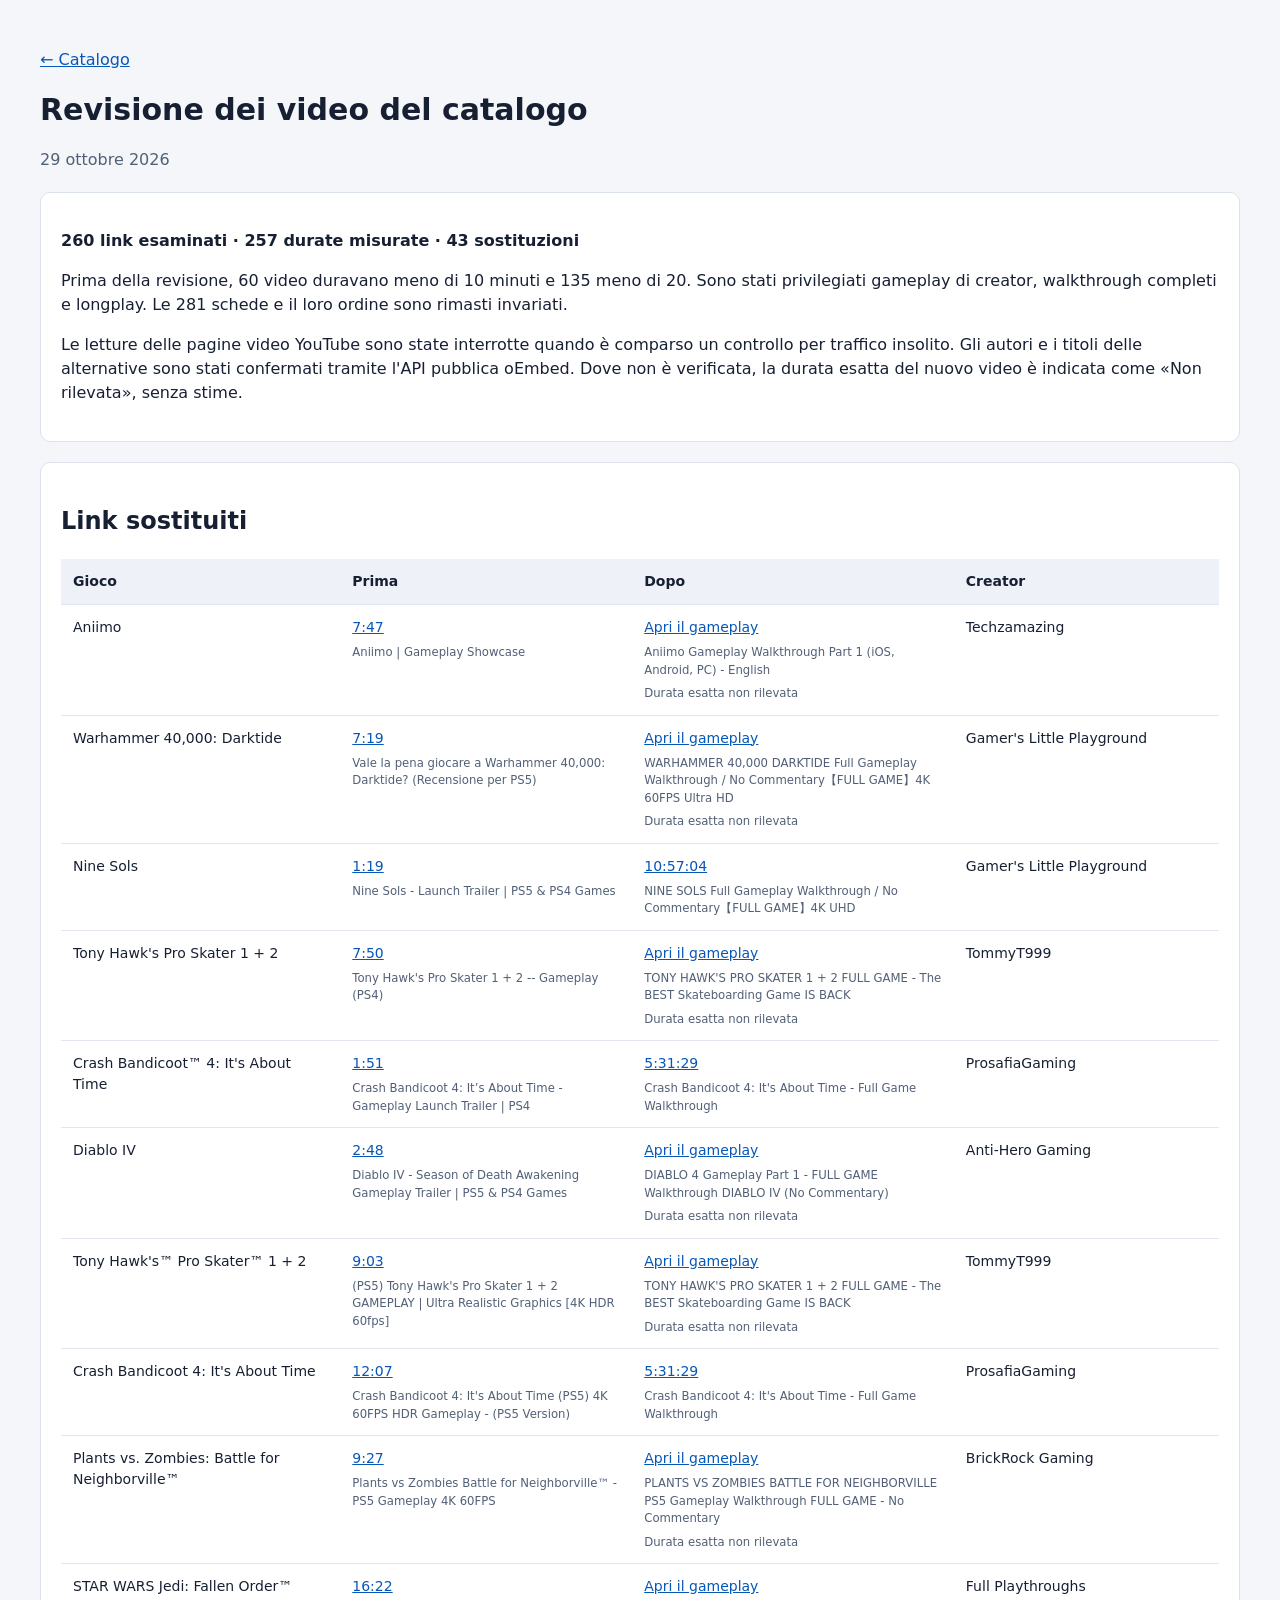
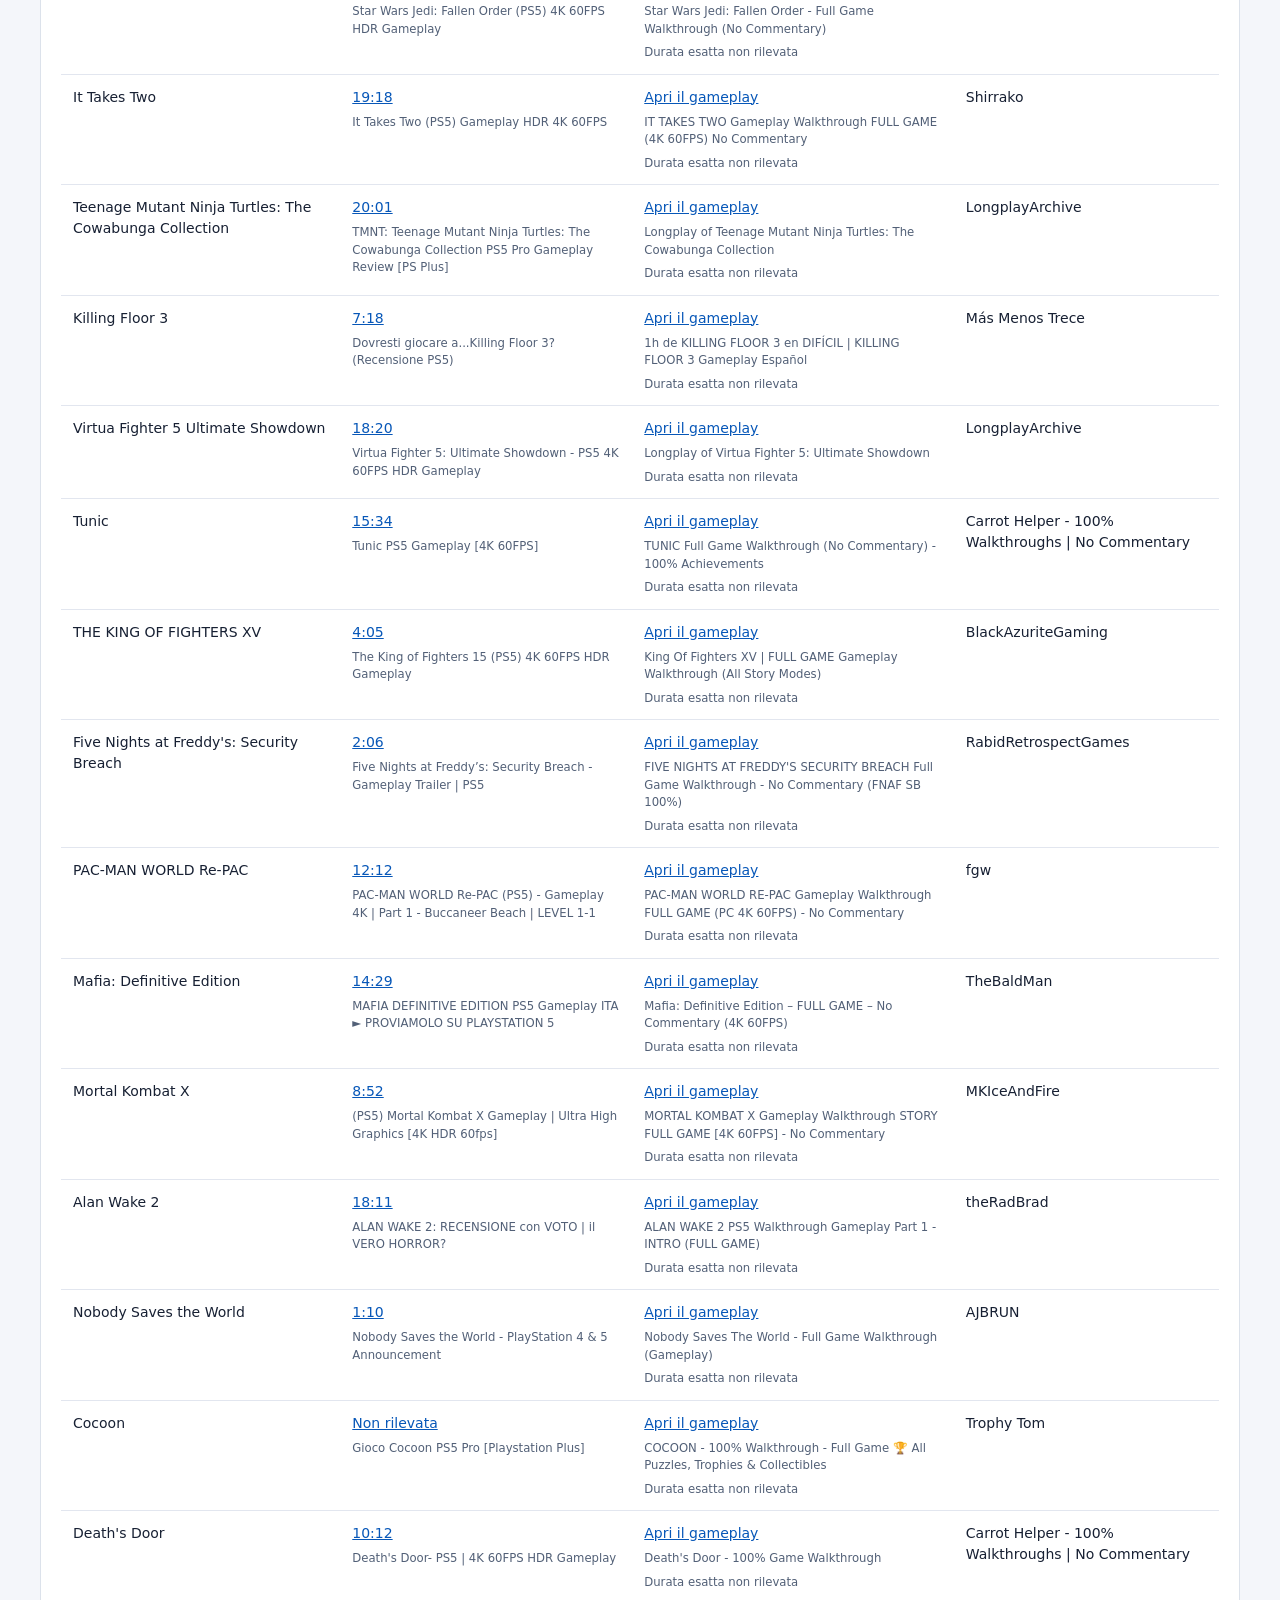
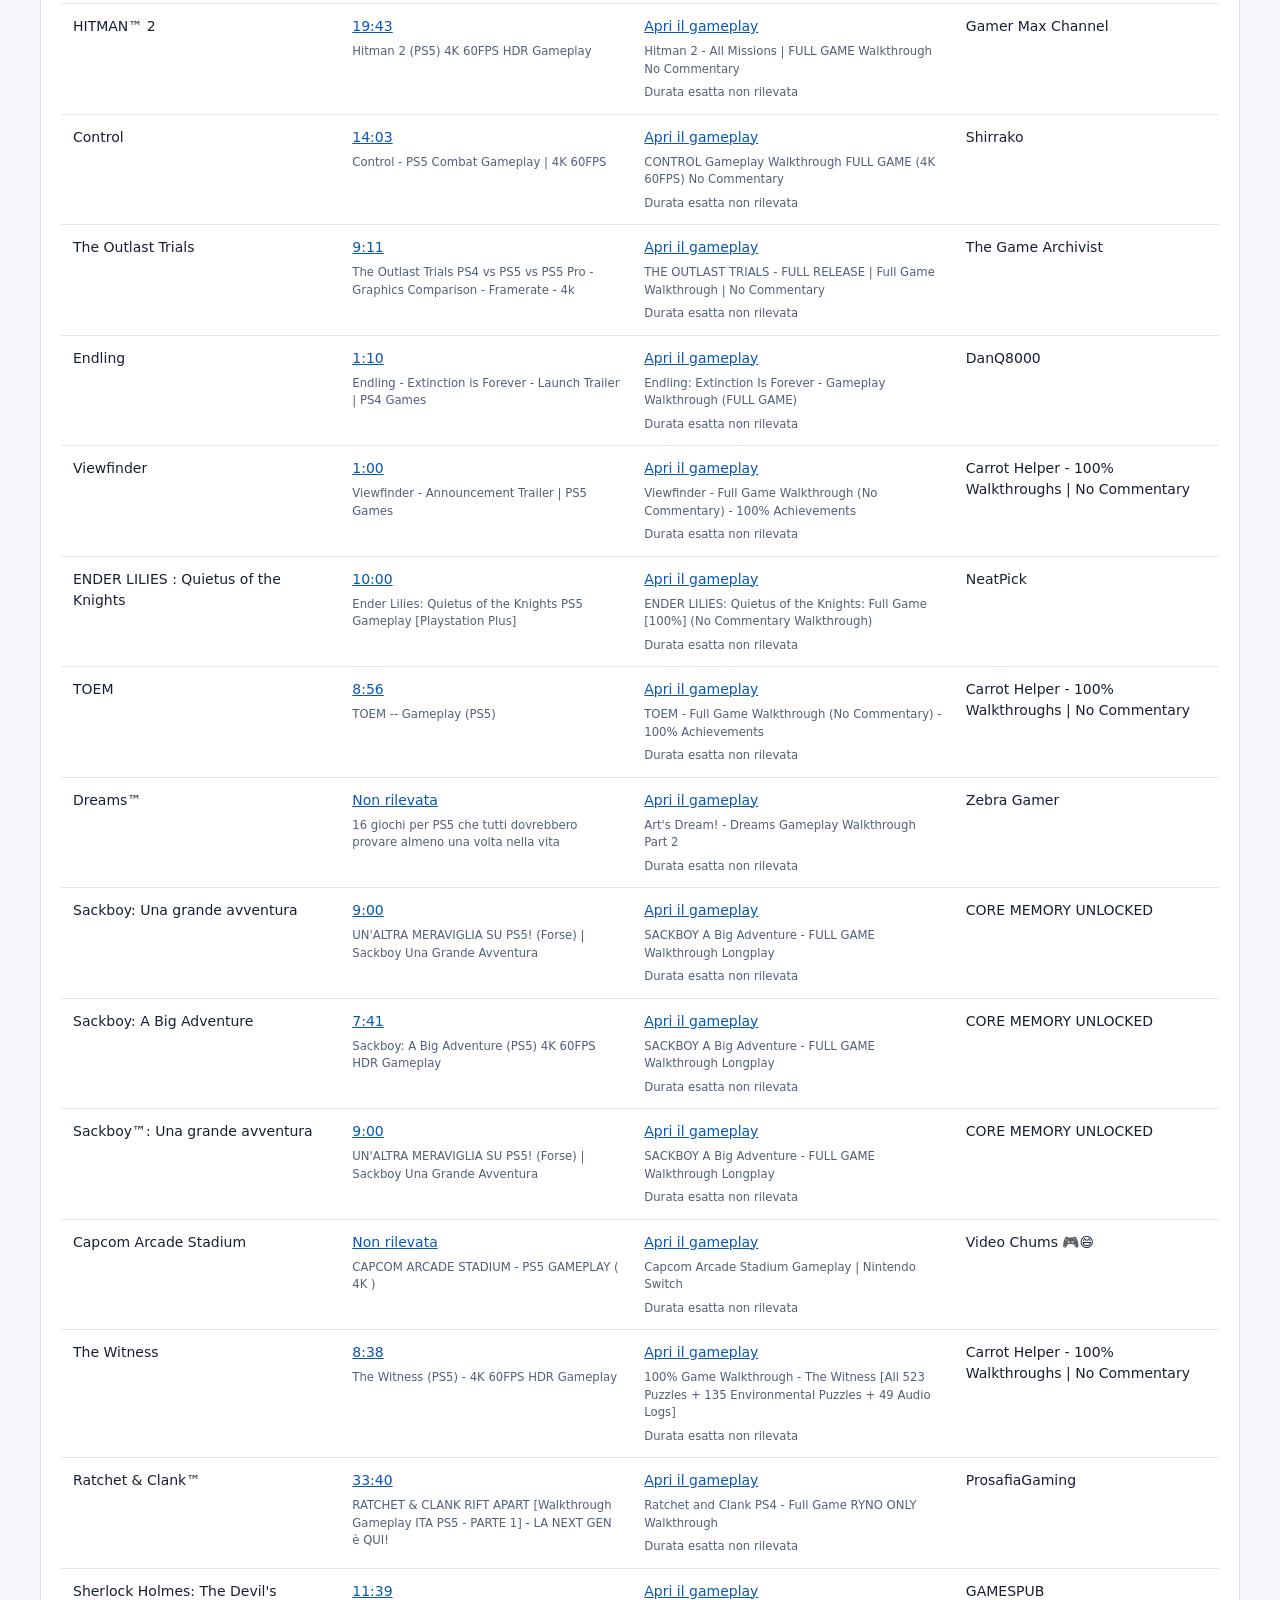
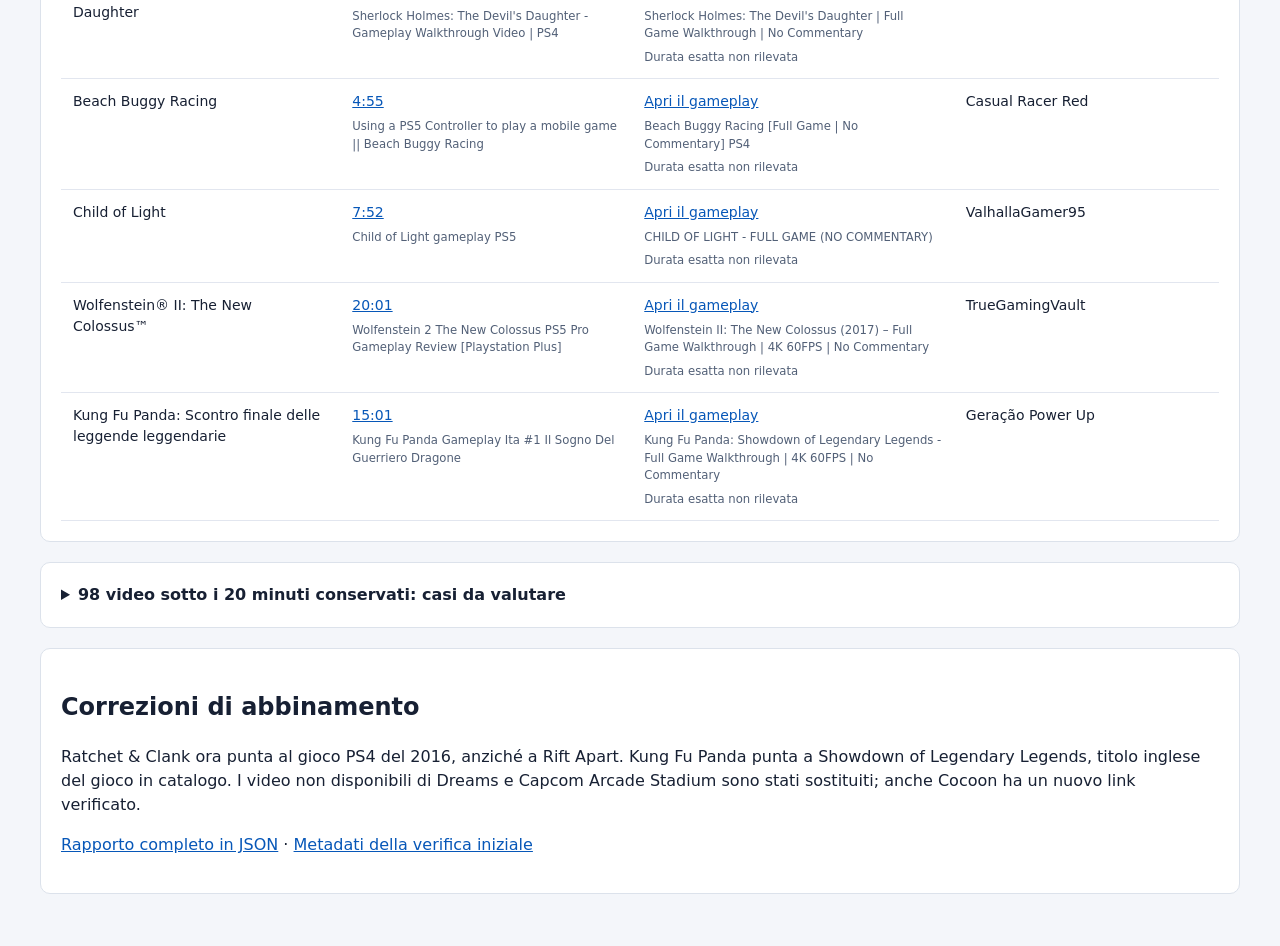
<file: reports/video-review.html>
<!doctype html>
<html lang="it"><head><meta charset="utf-8"><meta name="viewport" content="width=device-width,initial-scale=1"><title>Revisione video del catalogo — 29 ottobre 2026</title><style>
body{font:16px/1.5 system-ui,sans-serif;color:#172033;background:#f4f6fa;margin:0}main{max-width:1200px;margin:auto;padding:32px 20px}h1{font-size:30px;line-height:1.2}a{color:#0757b8}section,details{background:white;padding:20px;border:1px solid #dce2eb;border-radius:10px;margin:20px 0}.table-wrap{overflow:auto}table{border-collapse:collapse;width:100%;font-size:14px}th,td{padding:12px;text-align:left;border-bottom:1px solid #e2e6ef;vertical-align:top}th{background:#eef2f8}th:first-child{min-width:170px}td small{display:block;color:#526077;margin-top:6px}summary{font-weight:600;cursor:pointer}.muted{color:#526077}
</style></head><body><main><p><a href="../index.html" target="_blank" rel="noopener">← Catalogo</a></p><h1>Revisione dei video del catalogo</h1><p class="muted">29 ottobre 2026</p>
<section><p><strong>260 link esaminati · 257 durate misurate · 43 sostituzioni</strong></p><p>Prima della revisione, 60 video duravano meno di 10 minuti e 135 meno di 20. Sono stati privilegiati gameplay di creator, walkthrough completi e longplay. Le 281 schede e il loro ordine sono rimasti invariati.</p><p>Le letture delle pagine video YouTube sono state interrotte quando è comparso un controllo per traffico insolito. Gli autori e i titoli delle alternative sono stati confermati tramite l'API pubblica oEmbed. Dove non è verificata, la durata esatta del nuovo video è indicata come «Non rilevata», senza stime.</p></section>
<section><h2>Link sostituiti</h2><div class="table-wrap"><table><thead><tr><th>Gioco</th><th>Prima</th><th>Dopo</th><th>Creator</th></tr></thead><tbody><tr><td>Aniimo</td><td><a href="https://www.youtube.com/watch?v=XHPS09hP7m4" target="_blank" rel="noopener">7:47</a><small>Aniimo | Gameplay Showcase</small></td><td><a href="https://www.youtube.com/watch?v=I6GYOKjVCMQ" target="_blank" rel="noopener">Apri il gameplay</a><small>Aniimo Gameplay Walkthrough Part 1 (iOS, Android, PC) - English</small><small>Durata esatta non rilevata</small></td><td>Techzamazing</td></tr><tr><td>Warhammer 40,000: Darktide</td><td><a href="https://www.youtube.com/watch?v=K6ULV1QBTd8" target="_blank" rel="noopener">7:19</a><small>Vale la pena giocare a Warhammer 40,000: Darktide? (Recensione per PS5)</small></td><td><a href="https://www.youtube.com/watch?v=-V_r-jXHslc" target="_blank" rel="noopener">Apri il gameplay</a><small>WARHAMMER 40,000 DARKTIDE Full Gameplay Walkthrough / No Commentary【FULL GAME】4K 60FPS Ultra HD</small><small>Durata esatta non rilevata</small></td><td>Gamer&#39;s Little Playground</td></tr><tr><td>Nine Sols</td><td><a href="https://www.youtube.com/watch?v=8AXi3ZZ6VS4" target="_blank" rel="noopener">1:19</a><small>Nine Sols - Launch Trailer | PS5 &amp; PS4 Games</small></td><td><a href="https://www.youtube.com/watch?v=vv9vNhosRfg" target="_blank" rel="noopener">10:57:04</a><small>NINE SOLS Full Gameplay Walkthrough / No Commentary【FULL GAME】4K UHD</small></td><td>Gamer&#39;s Little Playground</td></tr><tr><td>Tony Hawk&#39;s Pro Skater 1 + 2</td><td><a href="https://www.youtube.com/watch?v=-S76AHhBHKA" target="_blank" rel="noopener">7:50</a><small>Tony Hawk&#39;s Pro Skater 1 + 2 -- Gameplay (PS4)</small></td><td><a href="https://www.youtube.com/watch?v=QWDvJQhkB0M" target="_blank" rel="noopener">Apri il gameplay</a><small>TONY HAWK&#39;S PRO SKATER 1 + 2 FULL GAME - The BEST Skateboarding Game IS BACK</small><small>Durata esatta non rilevata</small></td><td>TommyT999</td></tr><tr><td>Crash Bandicoot™ 4: It&#39;s About Time</td><td><a href="https://www.youtube.com/watch?v=375dqL15O9E" target="_blank" rel="noopener">1:51</a><small>Crash Bandicoot 4: It’s About Time - Gameplay Launch Trailer | PS4</small></td><td><a href="https://www.youtube.com/watch?v=KEFpXuZaszY" target="_blank" rel="noopener">5:31:29</a><small>Crash Bandicoot 4: It&#39;s About Time - Full Game Walkthrough</small></td><td>ProsafiaGaming</td></tr><tr><td>Diablo IV</td><td><a href="https://www.youtube.com/watch?v=kVP7x8gu_bY" target="_blank" rel="noopener">2:48</a><small>Diablo IV - Season of Death Awakening Gameplay Trailer | PS5 &amp; PS4 Games</small></td><td><a href="https://www.youtube.com/watch?v=VzR-35O5YbA" target="_blank" rel="noopener">Apri il gameplay</a><small>DIABLO 4 Gameplay Part 1 - FULL GAME Walkthrough DIABLO IV (No Commentary)</small><small>Durata esatta non rilevata</small></td><td>Anti-Hero Gaming</td></tr><tr><td>Tony Hawk&#39;s™ Pro Skater™ 1 + 2</td><td><a href="https://www.youtube.com/watch?v=DlMJfEbxHTI" target="_blank" rel="noopener">9:03</a><small>(PS5) Tony Hawk&#39;s Pro Skater 1 + 2 GAMEPLAY | Ultra Realistic Graphics  [4K HDR 60fps]</small></td><td><a href="https://www.youtube.com/watch?v=QWDvJQhkB0M" target="_blank" rel="noopener">Apri il gameplay</a><small>TONY HAWK&#39;S PRO SKATER 1 + 2 FULL GAME - The BEST Skateboarding Game IS BACK</small><small>Durata esatta non rilevata</small></td><td>TommyT999</td></tr><tr><td>Crash Bandicoot 4: It&#39;s About Time</td><td><a href="https://www.youtube.com/watch?v=Tf-aqCnu4Jw" target="_blank" rel="noopener">12:07</a><small>Crash Bandicoot 4: It&#39;s About Time (PS5) 4K 60FPS HDR Gameplay - (PS5 Version)</small></td><td><a href="https://www.youtube.com/watch?v=KEFpXuZaszY" target="_blank" rel="noopener">5:31:29</a><small>Crash Bandicoot 4: It&#39;s About Time - Full Game Walkthrough</small></td><td>ProsafiaGaming</td></tr><tr><td>Plants vs. Zombies: Battle for Neighborville™</td><td><a href="https://www.youtube.com/watch?v=ZvuoJwU7JIU" target="_blank" rel="noopener">9:27</a><small>Plants vs  Zombies  Battle for Neighborville™ - PS5 Gameplay 4K 60FPS</small></td><td><a href="https://www.youtube.com/watch?v=YTLMEMFZeDw" target="_blank" rel="noopener">Apri il gameplay</a><small>PLANTS VS ZOMBIES BATTLE FOR NEIGHBORVILLE PS5 Gameplay Walkthrough FULL GAME - No Commentary</small><small>Durata esatta non rilevata</small></td><td>BrickRock Gaming</td></tr><tr><td>STAR WARS Jedi: Fallen Order™</td><td><a href="https://www.youtube.com/watch?v=C-tIJPaFF1I" target="_blank" rel="noopener">16:22</a><small>Star Wars Jedi: Fallen Order (PS5) 4K 60FPS HDR Gameplay</small></td><td><a href="https://www.youtube.com/watch?v=en94jWUW_OE" target="_blank" rel="noopener">Apri il gameplay</a><small>Star Wars Jedi: Fallen Order - Full Game Walkthrough (No Commentary)</small><small>Durata esatta non rilevata</small></td><td>Full Playthroughs</td></tr><tr><td>It Takes Two</td><td><a href="https://www.youtube.com/watch?v=sW-lpUtSGdo" target="_blank" rel="noopener">19:18</a><small>It Takes Two (PS5) Gameplay HDR 4K 60FPS</small></td><td><a href="https://www.youtube.com/watch?v=11r97sZEIZQ" target="_blank" rel="noopener">Apri il gameplay</a><small>IT TAKES TWO Gameplay Walkthrough FULL GAME (4K 60FPS) No Commentary</small><small>Durata esatta non rilevata</small></td><td>Shirrako</td></tr><tr><td>Teenage Mutant Ninja Turtles: The Cowabunga Collection</td><td><a href="https://www.youtube.com/watch?v=f9gWBS_miCo" target="_blank" rel="noopener">20:01</a><small>TMNT: Teenage Mutant Ninja Turtles: The Cowabunga Collection PS5 Pro Gameplay Review [PS Plus]</small></td><td><a href="https://www.youtube.com/watch?v=5GY2y4FABS8" target="_blank" rel="noopener">Apri il gameplay</a><small>Longplay of Teenage Mutant Ninja Turtles: The Cowabunga Collection</small><small>Durata esatta non rilevata</small></td><td>LongplayArchive</td></tr><tr><td>Killing Floor 3</td><td><a href="https://www.youtube.com/watch?v=czgEZ2987BE" target="_blank" rel="noopener">7:18</a><small>Dovresti giocare a...Killing Floor 3? (Recensione PS5)</small></td><td><a href="https://www.youtube.com/watch?v=QR5NddYc7HU" target="_blank" rel="noopener">Apri il gameplay</a><small>1h de KILLING FLOOR 3 en DIFÍCIL | KILLING FLOOR 3 Gameplay Español</small><small>Durata esatta non rilevata</small></td><td>Más Menos Trece</td></tr><tr><td>Virtua Fighter 5 Ultimate Showdown</td><td><a href="https://www.youtube.com/watch?v=0Wa0JFyz8dU" target="_blank" rel="noopener">18:20</a><small>Virtua Fighter 5: Ultimate Showdown - PS5 4K 60FPS HDR Gameplay</small></td><td><a href="https://www.youtube.com/watch?v=Ti4onO9q70s" target="_blank" rel="noopener">Apri il gameplay</a><small>Longplay of Virtua Fighter 5: Ultimate Showdown</small><small>Durata esatta non rilevata</small></td><td>LongplayArchive</td></tr><tr><td>Tunic</td><td><a href="https://www.youtube.com/watch?v=kfmqY9DwEfA" target="_blank" rel="noopener">15:34</a><small>Tunic PS5 Gameplay [4K 60FPS]</small></td><td><a href="https://www.youtube.com/watch?v=7ozwLHxw33Q" target="_blank" rel="noopener">Apri il gameplay</a><small>TUNIC Full Game Walkthrough (No Commentary) - 100% Achievements</small><small>Durata esatta non rilevata</small></td><td>Carrot Helper - 100% Walkthroughs | No Commentary</td></tr><tr><td>THE KING OF FIGHTERS XV</td><td><a href="https://www.youtube.com/watch?v=_mN0eWHKduk" target="_blank" rel="noopener">4:05</a><small>The King of Fighters 15 (PS5) 4K 60FPS HDR Gameplay</small></td><td><a href="https://www.youtube.com/watch?v=CKn6EgrJdkM" target="_blank" rel="noopener">Apri il gameplay</a><small>King Of Fighters XV | FULL GAME Gameplay Walkthrough (All Story Modes)</small><small>Durata esatta non rilevata</small></td><td>BlackAzuriteGaming</td></tr><tr><td>Five Nights at Freddy&#39;s: Security Breach</td><td><a href="https://www.youtube.com/watch?v=BY9-jWQQHgw" target="_blank" rel="noopener">2:06</a><small>Five Nights at Freddy’s: Security Breach - Gameplay Trailer | PS5</small></td><td><a href="https://www.youtube.com/watch?v=ODZ6VQ1mdpk" target="_blank" rel="noopener">Apri il gameplay</a><small>FIVE NIGHTS AT FREDDY&#39;S SECURITY BREACH Full Game Walkthrough - No Commentary (FNAF SB 100%)</small><small>Durata esatta non rilevata</small></td><td>RabidRetrospectGames</td></tr><tr><td>PAC-MAN WORLD Re-PAC</td><td><a href="https://www.youtube.com/watch?v=p_EWPZjdDQc" target="_blank" rel="noopener">12:12</a><small>PAC-MAN WORLD Re-PAC (PS5) - Gameplay 4K | Part 1 - Buccaneer Beach | LEVEL 1-1</small></td><td><a href="https://www.youtube.com/watch?v=498Q8V39Beo" target="_blank" rel="noopener">Apri il gameplay</a><small>PAC-MAN WORLD RE-PAC Gameplay Walkthrough FULL GAME (PC 4K 60FPS) - No Commentary</small><small>Durata esatta non rilevata</small></td><td>fgw</td></tr><tr><td>Mafia: Definitive Edition</td><td><a href="https://www.youtube.com/watch?v=mmkXNpUpfeo" target="_blank" rel="noopener">14:29</a><small>MAFIA DEFINITIVE EDITION PS5 Gameplay ITA ► PROVIAMOLO SU PLAYSTATION 5</small></td><td><a href="https://www.youtube.com/watch?v=18DK7xd7DM0" target="_blank" rel="noopener">Apri il gameplay</a><small>Mafia: Definitive Edition – FULL GAME – No Commentary (4K 60FPS)</small><small>Durata esatta non rilevata</small></td><td>TheBaldMan</td></tr><tr><td>Mortal Kombat X</td><td><a href="https://www.youtube.com/watch?v=X0mkkCMScQc" target="_blank" rel="noopener">8:52</a><small>(PS5) Mortal Kombat X Gameplay | Ultra High Graphics [4K HDR 60fps]</small></td><td><a href="https://www.youtube.com/watch?v=tNE0a-O6jtg" target="_blank" rel="noopener">Apri il gameplay</a><small>MORTAL KOMBAT X Gameplay Walkthrough STORY FULL GAME [4K 60FPS] - No Commentary</small><small>Durata esatta non rilevata</small></td><td>MKIceAndFire</td></tr><tr><td>Alan Wake 2</td><td><a href="https://www.youtube.com/watch?v=rBOkM-8s_1Y" target="_blank" rel="noopener">18:11</a><small>ALAN WAKE 2: RECENSIONE con VOTO | il VERO HORROR?</small></td><td><a href="https://www.youtube.com/watch?v=A7lPTn_lSTk" target="_blank" rel="noopener">Apri il gameplay</a><small>ALAN WAKE 2 PS5 Walkthrough Gameplay Part 1 - INTRO (FULL GAME)</small><small>Durata esatta non rilevata</small></td><td>theRadBrad</td></tr><tr><td>Nobody Saves the World</td><td><a href="https://www.youtube.com/watch?v=4uG8BKgnh80" target="_blank" rel="noopener">1:10</a><small>Nobody Saves the World - PlayStation 4 &amp; 5 Announcement</small></td><td><a href="https://www.youtube.com/watch?v=M_ahkvCC7qQ" target="_blank" rel="noopener">Apri il gameplay</a><small>Nobody Saves The World - Full Game Walkthrough (Gameplay)</small><small>Durata esatta non rilevata</small></td><td>AJBRUN</td></tr><tr><td>Cocoon</td><td><a href="https://www.youtube.com/watch?v=rc4TZrGc3n0" target="_blank" rel="noopener">Non rilevata</a><small>Gioco Cocoon PS5 Pro [Playstation Plus]</small></td><td><a href="https://www.youtube.com/watch?v=ix6hYC7529k" target="_blank" rel="noopener">Apri il gameplay</a><small>COCOON - 100% Walkthrough - Full Game 🏆 All Puzzles, Trophies &amp; Collectibles</small><small>Durata esatta non rilevata</small></td><td>Trophy Tom</td></tr><tr><td>Death&#39;s Door</td><td><a href="https://www.youtube.com/watch?v=M2rlhXuuiXE" target="_blank" rel="noopener">10:12</a><small>Death&#39;s Door- PS5 | 4K 60FPS HDR Gameplay</small></td><td><a href="https://www.youtube.com/watch?v=cIRHzCPKQE4" target="_blank" rel="noopener">Apri il gameplay</a><small>Death&#39;s Door - 100% Game Walkthrough</small><small>Durata esatta non rilevata</small></td><td>Carrot Helper - 100% Walkthroughs | No Commentary</td></tr><tr><td>HITMAN™ 2</td><td><a href="https://www.youtube.com/watch?v=Ot4ly91AJXM" target="_blank" rel="noopener">19:43</a><small>Hitman 2 (PS5) 4K 60FPS HDR Gameplay</small></td><td><a href="https://www.youtube.com/watch?v=di9GuV2A-2w" target="_blank" rel="noopener">Apri il gameplay</a><small>Hitman 2 - All Missions | FULL GAME Walkthrough No Commentary</small><small>Durata esatta non rilevata</small></td><td>Gamer Max Channel</td></tr><tr><td>Control</td><td><a href="https://www.youtube.com/watch?v=PB6AhqOOOoU" target="_blank" rel="noopener">14:03</a><small>Control - PS5 Combat Gameplay | 4K 60FPS</small></td><td><a href="https://www.youtube.com/watch?v=5rzWHAv7Cu4" target="_blank" rel="noopener">Apri il gameplay</a><small>CONTROL Gameplay Walkthrough FULL GAME (4K 60FPS) No Commentary</small><small>Durata esatta non rilevata</small></td><td>Shirrako</td></tr><tr><td>The Outlast Trials</td><td><a href="https://www.youtube.com/watch?v=iNP4BAj7qr0" target="_blank" rel="noopener">9:11</a><small>The Outlast Trials PS4 vs PS5 vs PS5 Pro - Graphics Comparison - Framerate - 4k</small></td><td><a href="https://www.youtube.com/watch?v=CgI4ab_lLSQ" target="_blank" rel="noopener">Apri il gameplay</a><small>THE OUTLAST TRIALS - FULL RELEASE | Full Game Walkthrough | No Commentary</small><small>Durata esatta non rilevata</small></td><td>The Game Archivist</td></tr><tr><td>Endling</td><td><a href="https://www.youtube.com/watch?v=kiM2_XB_HZE" target="_blank" rel="noopener">1:10</a><small>Endling - Extinction is Forever - Launch Trailer | PS4 Games</small></td><td><a href="https://www.youtube.com/watch?v=-7p20rel4vM" target="_blank" rel="noopener">Apri il gameplay</a><small>Endling: Extinction Is Forever - Gameplay Walkthrough (FULL GAME)</small><small>Durata esatta non rilevata</small></td><td>DanQ8000</td></tr><tr><td>Viewfinder</td><td><a href="https://www.youtube.com/watch?v=k_lIQ2EZRH8" target="_blank" rel="noopener">1:00</a><small>Viewfinder - Announcement Trailer | PS5 Games</small></td><td><a href="https://www.youtube.com/watch?v=y5Wz1EqzfBM" target="_blank" rel="noopener">Apri il gameplay</a><small>Viewfinder - Full Game Walkthrough (No Commentary) - 100% Achievements</small><small>Durata esatta non rilevata</small></td><td>Carrot Helper - 100% Walkthroughs | No Commentary</td></tr><tr><td>ENDER LILIES : Quietus of the Knights</td><td><a href="https://www.youtube.com/watch?v=oNzHSq0Wtac" target="_blank" rel="noopener">10:00</a><small>Ender Lilies: Quietus of the Knights PS5 Gameplay [Playstation Plus]</small></td><td><a href="https://www.youtube.com/watch?v=c-ic-180oTM" target="_blank" rel="noopener">Apri il gameplay</a><small>ENDER LILIES: Quietus of the Knights: Full Game [100%] (No Commentary Walkthrough)</small><small>Durata esatta non rilevata</small></td><td>NeatPick</td></tr><tr><td>TOEM</td><td><a href="https://www.youtube.com/watch?v=4zcp6i3i2i0" target="_blank" rel="noopener">8:56</a><small>TOEM -- Gameplay (PS5)</small></td><td><a href="https://www.youtube.com/watch?v=W79SQAS7gw8" target="_blank" rel="noopener">Apri il gameplay</a><small>TOEM - Full Game Walkthrough (No Commentary) - 100% Achievements</small><small>Durata esatta non rilevata</small></td><td>Carrot Helper - 100% Walkthroughs | No Commentary</td></tr><tr><td>Dreams™</td><td><a href="https://www.youtube.com/watch?v=iGFpHPBIJXw" target="_blank" rel="noopener">Non rilevata</a><small>16 giochi per PS5 che tutti dovrebbero provare almeno una volta nella vita</small></td><td><a href="https://www.youtube.com/watch?v=CxWDsAUdvv0" target="_blank" rel="noopener">Apri il gameplay</a><small>Art&#39;s Dream! - Dreams Gameplay Walkthrough Part 2</small><small>Durata esatta non rilevata</small></td><td>Zebra Gamer</td></tr><tr><td>Sackboy: Una grande avventura</td><td><a href="https://www.youtube.com/watch?v=EPKLDDb9A34" target="_blank" rel="noopener">9:00</a><small>UN&#39;ALTRA MERAVIGLIA SU PS5! (Forse) | Sackboy Una Grande Avventura</small></td><td><a href="https://www.youtube.com/watch?v=cwAXQIYA0_w" target="_blank" rel="noopener">Apri il gameplay</a><small>SACKBOY A Big Adventure - FULL GAME Walkthrough Longplay</small><small>Durata esatta non rilevata</small></td><td>CORE MEMORY UNLOCKED</td></tr><tr><td>Sackboy: A Big Adventure</td><td><a href="https://www.youtube.com/watch?v=ciUV29MmQIY" target="_blank" rel="noopener">7:41</a><small>Sackboy: A Big Adventure (PS5) 4K 60FPS HDR Gameplay</small></td><td><a href="https://www.youtube.com/watch?v=cwAXQIYA0_w" target="_blank" rel="noopener">Apri il gameplay</a><small>SACKBOY A Big Adventure - FULL GAME Walkthrough Longplay</small><small>Durata esatta non rilevata</small></td><td>CORE MEMORY UNLOCKED</td></tr><tr><td>Sackboy™: Una grande avventura</td><td><a href="https://www.youtube.com/watch?v=EPKLDDb9A34" target="_blank" rel="noopener">9:00</a><small>UN&#39;ALTRA MERAVIGLIA SU PS5! (Forse) | Sackboy Una Grande Avventura</small></td><td><a href="https://www.youtube.com/watch?v=cwAXQIYA0_w" target="_blank" rel="noopener">Apri il gameplay</a><small>SACKBOY A Big Adventure - FULL GAME Walkthrough Longplay</small><small>Durata esatta non rilevata</small></td><td>CORE MEMORY UNLOCKED</td></tr><tr><td>Capcom Arcade Stadium</td><td><a href="https://www.youtube.com/watch?v=g0Ua4wC2i90" target="_blank" rel="noopener">Non rilevata</a><small>CAPCOM ARCADE STADIUM - PS5 GAMEPLAY ( 4K )</small></td><td><a href="https://www.youtube.com/watch?v=bpO5qz_uQS4" target="_blank" rel="noopener">Apri il gameplay</a><small>Capcom Arcade Stadium Gameplay | Nintendo Switch</small><small>Durata esatta non rilevata</small></td><td>Video Chums 🎮😄</td></tr><tr><td>The Witness</td><td><a href="https://www.youtube.com/watch?v=njhrvUJOSNQ" target="_blank" rel="noopener">8:38</a><small>The Witness (PS5) - 4K 60FPS HDR Gameplay</small></td><td><a href="https://www.youtube.com/watch?v=nXqBLYuvFyk" target="_blank" rel="noopener">Apri il gameplay</a><small>100% Game Walkthrough - The Witness [All 523 Puzzles + 135 Environmental Puzzles + 49 Audio Logs]</small><small>Durata esatta non rilevata</small></td><td>Carrot Helper - 100% Walkthroughs | No Commentary</td></tr><tr><td>Ratchet &amp; Clank™</td><td><a href="https://www.youtube.com/watch?v=Q0GcxfPwMPk" target="_blank" rel="noopener">33:40</a><small>RATCHET &amp; CLANK RIFT APART [Walkthrough Gameplay ITA PS5 - PARTE 1] - LA NEXT GEN è QUI!</small></td><td><a href="https://www.youtube.com/watch?v=V6wh0sX3Ig8" target="_blank" rel="noopener">Apri il gameplay</a><small>Ratchet and Clank PS4 - Full Game RYNO ONLY Walkthrough</small><small>Durata esatta non rilevata</small></td><td>ProsafiaGaming</td></tr><tr><td>Sherlock Holmes: The Devil&#39;s Daughter</td><td><a href="https://www.youtube.com/watch?v=pJYBcikP_wc" target="_blank" rel="noopener">11:39</a><small>Sherlock Holmes: The Devil&#39;s Daughter - Gameplay Walkthrough Video | PS4</small></td><td><a href="https://www.youtube.com/watch?v=HgiTaC5L1Es" target="_blank" rel="noopener">Apri il gameplay</a><small>Sherlock Holmes: The Devil&#39;s Daughter | Full Game Walkthrough | No Commentary</small><small>Durata esatta non rilevata</small></td><td>GAMESPUB</td></tr><tr><td>Beach Buggy Racing</td><td><a href="https://www.youtube.com/watch?v=DQrIXumbNQg" target="_blank" rel="noopener">4:55</a><small>Using a PS5 Controller to play a mobile game || Beach Buggy Racing</small></td><td><a href="https://www.youtube.com/watch?v=FDYr-ByF4yw" target="_blank" rel="noopener">Apri il gameplay</a><small>Beach Buggy Racing [Full Game | No Commentary] PS4</small><small>Durata esatta non rilevata</small></td><td>Casual Racer Red</td></tr><tr><td>Child of Light</td><td><a href="https://www.youtube.com/watch?v=g3Ibq3qz5tQ" target="_blank" rel="noopener">7:52</a><small>Child of Light gameplay PS5</small></td><td><a href="https://www.youtube.com/watch?v=TIyv2NY2f1g" target="_blank" rel="noopener">Apri il gameplay</a><small>CHILD OF LIGHT - FULL GAME (NO COMMENTARY)</small><small>Durata esatta non rilevata</small></td><td>ValhallaGamer95</td></tr><tr><td>Wolfenstein® II: The New Colossus™</td><td><a href="https://www.youtube.com/watch?v=W-MI_-LuelM" target="_blank" rel="noopener">20:01</a><small>Wolfenstein 2 The New Colossus PS5 Pro Gameplay Review [Playstation Plus]</small></td><td><a href="https://www.youtube.com/watch?v=sKmLAfYx_Bc" target="_blank" rel="noopener">Apri il gameplay</a><small>Wolfenstein II: The New Colossus (2017) – Full Game Walkthrough | 4K 60FPS | No Commentary</small><small>Durata esatta non rilevata</small></td><td>TrueGamingVault</td></tr><tr><td>Kung Fu Panda: Scontro finale delle leggende leggendarie</td><td><a href="https://www.youtube.com/watch?v=KAEeJE8XjDo" target="_blank" rel="noopener">15:01</a><small>Kung Fu Panda Gameplay Ita #1 Il Sogno Del Guerriero Dragone</small></td><td><a href="https://www.youtube.com/watch?v=RZMzdELRdk8" target="_blank" rel="noopener">Apri il gameplay</a><small>Kung Fu Panda: Showdown of Legendary Legends - Full Game Walkthrough | 4K 60FPS | No Commentary</small><small>Durata esatta non rilevata</small></td><td>Geração Power Up</td></tr></tbody></table></div></section>
<details><summary>98 video sotto i 20 minuti conservati: casi da valutare</summary><p>Non tutti richiedono una sostituzione: sono presenti demo, beta e giochi naturalmente brevi. Per gli altri non è stata selezionata un'alternativa sufficientemente verificata durante questa revisione. Fra i casi ancora da sistemare rimangono video promozionali, ad esempio SingStar e la demo di FIFA 19.</p><div class="table-wrap"><table><thead><tr><th>Gioco</th><th>Durata</th><th>Video attuale</th></tr></thead><tbody><tr><td>EARTH DEFENSE FORCE: WORLD BROTHERS 2</td><td>8:08</td><td><a href="https://www.youtube.com/watch?v=_dn-w3xghx4" target="_blank" rel="noopener">EARTH DEFENSE FORCE: WORLD BROTHERS 2 Gameplay 🐜 PS5 - Great co-op game</a></td></tr><tr><td>Wobbly Life</td><td>8:04</td><td><a href="https://www.youtube.com/watch?v=cPrbvXcNBvc" target="_blank" rel="noopener">Wobbly Life Gameplay Walkthrough Part 1 (No Commentary)</a></td></tr><tr><td>Big Walk</td><td>19:40</td><td><a href="https://www.youtube.com/watch?v=Y-0rj_BcYsI" target="_blank" rel="noopener">We Played BIG WALK and it&#39;s Wonderful - Exclusive Gameplay Demo</a></td></tr><tr><td>Nickelodeon All-Star Brawl 2</td><td>15:56</td><td><a href="https://www.youtube.com/watch?v=XyKSDc8WuJ4" target="_blank" rel="noopener">Nickelodeon All-Star Brawl 2 - PS5 4K 60FPS Gameplay</a></td></tr><tr><td>WUCHANG: Fallen Feathers</td><td>17:53</td><td><a href="https://www.youtube.com/watch?v=aapCGiANZMQ" target="_blank" rel="noopener">WUCHANG Fallen Feathers - PS5 4K 60FPS Gameplay</a></td></tr><tr><td>EA SPORTS FC 26</td><td>18:39</td><td><a href="https://www.youtube.com/watch?v=0DhlHlUX3eA" target="_blank" rel="noopener">EA SPORTS FC 26 Gameplay (PS5 UHD) [4K60FPS]</a></td></tr><tr><td>Roblox</td><td>8:02</td><td><a href="https://www.youtube.com/watch?v=BRVDkqLj2ZE" target="_blank" rel="noopener">This is what Roblox looks like on PS5</a></td></tr><tr><td>Piece Out : Chess Mate</td><td>6:10</td><td><a href="https://www.youtube.com/watch?v=-XkLSf0j2CA" target="_blank" rel="noopener">PIECE OUT: CHESS MATE - New FREE &amp; EASY 5 Minutes Platinum Game - Trophy Guide PS5</a></td></tr><tr><td>Monster Hunter Rise</td><td>10:15</td><td><a href="https://www.youtube.com/watch?v=XMNg7sjRwEc" target="_blank" rel="noopener">Monster Hunter Rise PS5 Gameplay [4K 60FPS]</a></td></tr><tr><td>The Elder Scrolls Online: Tamriel Unlimited</td><td>11:56</td><td><a href="https://www.youtube.com/watch?v=UBcRy4lbcbM" target="_blank" rel="noopener">The Elder Scrolls Online: Tamriel Unlimited PS4 Gameplay</a></td></tr><tr><td>Call of Duty®: Black Ops Cold War</td><td>19:05</td><td><a href="https://www.youtube.com/watch?v=Rc2zC-Rt2UE" target="_blank" rel="noopener">Call of Duty: Black Ops Cold War (PS5) 4K HDR + Ray Tracing Gameplay - 2160p (UHD)</a></td></tr><tr><td>EA SPORTS™ UFC® 4</td><td>12:15</td><td><a href="https://www.youtube.com/watch?v=Lmfw9hapWf4" target="_blank" rel="noopener">EA Sports UFC 4 Gameplay (PS5 UHD) [4K60FPS]</a></td></tr><tr><td>RocketArena</td><td>4:42</td><td><a href="https://www.youtube.com/watch?v=RoqaGEWu-HA" target="_blank" rel="noopener">RocketArena EASY WIN 🔥 (No Commentary) PS4/PS5/XBOX</a></td></tr><tr><td>Battlefield™ 2042</td><td>19:19</td><td><a href="https://www.youtube.com/watch?v=TO2CdBPuFcQ" target="_blank" rel="noopener">Battlefield 2042 Gameplay (PS5) 4K 60FPS | Incredible Graphics!</a></td></tr><tr><td>Need For Speed™ Hot Pursuit Remastered</td><td>16:05</td><td><a href="https://www.youtube.com/watch?v=AJm-cwt0Ba8" target="_blank" rel="noopener">Need For Speed: Hot Pursuit on PS5 - 16 Minutes of Gameplay (Free Drive, Police Chases) 4K 60FPS</a></td></tr><tr><td>GRID Legends</td><td>10:15</td><td><a href="https://www.youtube.com/watch?v=-_5BsgPKe0M" target="_blank" rel="noopener">Grid Legends (PS5) 4K 60FPS HDR Gameplay - (PS5 Version)</a></td></tr><tr><td>F1® 23</td><td>18:41</td><td><a href="https://www.youtube.com/watch?v=W0xj9pRVIls" target="_blank" rel="noopener">F1 23 Gameplay (PS5 UHD) [4K60FPS]</a></td></tr><tr><td>EA SPORTS™ WRC</td><td>8:25</td><td><a href="https://www.youtube.com/watch?v=vzGWwj6T1P4" target="_blank" rel="noopener">EA Sports WRC (IS AMAZING on PS5) - PS5 [4K 60FPS] Gameplay</a></td></tr><tr><td>FINAL FANTASY VII REMAKE</td><td>16:51</td><td><a href="https://www.youtube.com/watch?v=BYR2D9JWrjg" target="_blank" rel="noopener">Final Fantasy 7 Remake Intergrade (PS5) 4K 60FPS HDR Gameplay -  (PS5 Version)</a></td></tr><tr><td>Shadow of the Tomb Raider</td><td>18:00</td><td><a href="https://www.youtube.com/watch?v=EHAu6tfV4t8" target="_blank" rel="noopener">Shadow of the Tomb Raider (PS5) 4K 60FPS HDR Gameplay</a></td></tr><tr><td>Team Sonic Racing</td><td>13:05</td><td><a href="https://www.youtube.com/watch?v=ILJbPdgYKUg" target="_blank" rel="noopener">Team Sonic Racing - PS5™ [4K 60FPS] Gameplay</a></td></tr><tr><td>MY HERO ONE&#39;S JUSTICE 2</td><td>19:47</td><td><a href="https://www.youtube.com/watch?v=J6VhsunOMQk" target="_blank" rel="noopener">My Hero One&#39;s Justice 2: PS5 4-Player Co-Op Gameplay | My Hero Academia</a></td></tr><tr><td>Borderlands® 3</td><td>13:45</td><td><a href="https://www.youtube.com/watch?v=i1oAz1zfFLY" target="_blank" rel="noopener">Borderlands 3 (PS5) 4K 60FPS HDR Gameplay</a></td></tr><tr><td>LEGO® Star Wars™: La Saga Degli Skywalker</td><td>8:05</td><td><a href="https://www.youtube.com/watch?v=DU6ht65_hoE" target="_blank" rel="noopener">LEGO Star Wars: La Saga degli Skywalker - PROVATO! Gameplay ITA Recensione</a></td></tr><tr><td>Remnant: From the Ashes</td><td>14:50</td><td><a href="https://www.youtube.com/watch?v=hYHQX19N_IQ" target="_blank" rel="noopener">Remnant: From the Ashes (PS5) 4K HDR gameplay</a></td></tr><tr><td>Neon White</td><td>12:29</td><td><a href="https://www.youtube.com/watch?v=Cq62lMcM7zk" target="_blank" rel="noopener">Neon White [PS4 Gameplay]</a></td></tr><tr><td>Planet Coaster</td><td>9:39</td><td><a href="https://www.youtube.com/watch?v=CnKifT5vOZ8" target="_blank" rel="noopener">Planet Coaster [PS5 Gameplay]</a></td></tr><tr><td>Totally Accurate Battle Simulator</td><td>18:14</td><td><a href="https://www.youtube.com/watch?v=7dldYslBi54" target="_blank" rel="noopener">Totally Accurate Battle Simulator -- Gameplay (PS5)</a></td></tr><tr><td>DIRT 5™</td><td>15:45</td><td><a href="https://www.youtube.com/watch?v=Q8_FaIBDxYw" target="_blank" rel="noopener">DIRT 5 (WOW it looks AMAZING on PS5) - PS5 [4K 60FPS] Gameplay</a></td></tr><tr><td>Tennis World Tour 2</td><td>16:32</td><td><a href="https://www.youtube.com/watch?v=uvoh2vMfu9U" target="_blank" rel="noopener">Tennis World Tour 2 - Gameplay PS5™ [4K 60FPS]</a></td></tr><tr><td>Ghostrunner</td><td>6:39</td><td><a href="https://www.youtube.com/watch?v=ekm0CDRc6CY" target="_blank" rel="noopener">Ghostrunner (PS5) 4K 60FPS HDR Gameplay</a></td></tr><tr><td>Ghostrunner 2</td><td>17:16</td><td><a href="https://www.youtube.com/watch?v=qeSpUJWU6vM" target="_blank" rel="noopener">Ghostrunner 2 - PS5 4K 60FPS Gameplay</a></td></tr><tr><td>Curse of the Dead Gods</td><td>9:44</td><td><a href="https://www.youtube.com/watch?v=YL9l38JqOfM" target="_blank" rel="noopener">Curse Of The Dead Gods PS5 Review</a></td></tr><tr><td>HOT WHEELS UNLEASHED™ 2 - Turbocharged</td><td>13:10</td><td><a href="https://www.youtube.com/watch?v=bXYsHe9q1qk" target="_blank" rel="noopener">Hot Wheels Unleashed 2: Turbocharged - PS5 [4K 60FPS] Gameplay</a></td></tr><tr><td>Wreckfest</td><td>16:37</td><td><a href="https://www.youtube.com/watch?v=qNXYycaUxB4" target="_blank" rel="noopener">WRECKFEST - PS5 [4K 60FPS] Gameplay</a></td></tr><tr><td>Minecraft Dungeons</td><td>17:09</td><td><a href="https://www.youtube.com/watch?v=t8M18fUBKNc" target="_blank" rel="noopener">Minecraft Dungeons PS5 Gameplay (4K 60FPS HDR) - 2160p</a></td></tr><tr><td>Deep Rock Galactic</td><td>10:15</td><td><a href="https://www.youtube.com/watch?v=-gJPqN7RASs" target="_blank" rel="noopener">PS5 Gameplay - 4K 60FPS | Deep Rock Galactic</a></td></tr><tr><td>Among Us</td><td>5:30</td><td><a href="https://www.youtube.com/watch?v=KURuY-rZcjo" target="_blank" rel="noopener">Among Us - PS5 Gameplay!</a></td></tr><tr><td>L’arena dei cacciatori - Leggende</td><td>6:18</td><td><a href="https://www.youtube.com/watch?v=gFfZM25CCf8" target="_blank" rel="noopener">L’arena dei cacciatori - Leggende ps4</a></td></tr><tr><td>Assassin&#39;s Creed® Origins</td><td>14:49</td><td><a href="https://www.youtube.com/watch?v=YQkbwIir3qk" target="_blank" rel="noopener">Assassin&#39;s Creed Origins - PS5 Gameplay | Next Gen Update [4K HDR 60FPS]</a></td></tr><tr><td>Fall Guys: Ultimate Knockout</td><td>11:28</td><td><a href="https://www.youtube.com/watch?v=5HkN8D18al4" target="_blank" rel="noopener">Fall Guys: Ultimate Knockout | PS5 Gameplay (4K 60FPS)</a></td></tr><tr><td>Sid Meier&#39;s Civilization VI</td><td>5:27</td><td><a href="https://www.youtube.com/watch?v=rCpkjQth1GA" target="_blank" rel="noopener">Sid Meier&#39;s Civilization VI - ps5 loading times + gameplay</a></td></tr><tr><td>Genshin Impact</td><td>10:43</td><td><a href="https://www.youtube.com/watch?v=HnIWB2BptL8" target="_blank" rel="noopener">Genshin Impact PS5 Gameplay [4K 60FPS]</a></td></tr><tr><td>New Football Game Online Performance Test</td><td>7:33</td><td><a href="https://www.youtube.com/watch?v=wb1RYLDMSyU" target="_blank" rel="noopener">Konami New Football Game Online Performance Test PS5</a></td></tr><tr><td>The Art of Horizon Zero Dawn™</td><td>0:05</td><td><a href="https://www.youtube.com/watch?v=qFaS4Ge3O4k" target="_blank" rel="noopener">THE ART OF HORIZON: ZERO DAWN (PS4) - &quot;Starting Up the App&quot; Walkthrough</a></td></tr><tr><td>Enter the Gungeon</td><td>16:18</td><td><a href="https://www.youtube.com/watch?v=W_baWje6mh8" target="_blank" rel="noopener">Enter the Gungeon Walkthrough Gameplay | No Commentary PS5</a></td></tr><tr><td>Micro Machines World Series</td><td>3:14</td><td><a href="https://www.youtube.com/watch?v=0gJ2p2nbxHM" target="_blank" rel="noopener">Micro Machines World Series PS4 Gameplay - full elimination race on a messy kitchen table</a></td></tr><tr><td>eFootball PES 2021 SEASON UPDATE</td><td>15:08</td><td><a href="https://www.youtube.com/watch?v=ysVTRNwJnQw" target="_blank" rel="noopener">eFootball PES 2021 Season Update - Full Match Gameplay 4K</a></td></tr><tr><td>Rocket League®</td><td>12:09</td><td><a href="https://www.youtube.com/watch?v=9QKL-OjhlxY" target="_blank" rel="noopener">PS5 Slim ASMR 😴 Rocket League Ranked 🏆 Satisfying 360 FPS 4K</a></td></tr><tr><td>Worms W.M.D</td><td>16:21</td><td><a href="https://www.youtube.com/watch?v=up-u4jSlfk0" target="_blank" rel="noopener">Worms W.M.D (PS5) | A Rather Amusing Game Against Snakenator1 &amp; Nitroboost245</a></td></tr><tr><td>Unravel</td><td>8:30</td><td><a href="https://www.youtube.com/watch?v=j3hOtT3YdFc" target="_blank" rel="noopener">Unravel - PS5 Gameplay 4K 60FPS</a></td></tr><tr><td>Injustice: Gods Among Us Ultimate Edition</td><td>1:59</td><td><a href="https://www.youtube.com/watch?v=HFE6ae6TRyE" target="_blank" rel="noopener">Injustice: Gods Among Us Ultimate Edition on PS5 [4K Video]</a></td></tr><tr><td>Uncharted™: L’Eredità Perduta</td><td>5:33</td><td><a href="https://www.youtube.com/watch?v=fo5LCxjdJpc" target="_blank" rel="noopener">UNCHARTED LOST LEGACY • RECENSIONE (L&#39;Eredità Perduta)</a></td></tr><tr><td>Riptide GP: Renegade</td><td>2:32</td><td><a href="https://www.youtube.com/watch?v=WQzYuchTazw" target="_blank" rel="noopener">Riptide GP: Renegade PS5 gameplay</a></td></tr><tr><td>NBA 2K20</td><td>12:43</td><td><a href="https://www.youtube.com/watch?v=zO0Bcsdm0fs" target="_blank" rel="noopener">NBA 2K20 (PS4) / PlayStation 5 4K game boost enhanced gameplay</a></td></tr><tr><td>Genesis</td><td>8:04</td><td><a href="https://www.youtube.com/watch?v=fYzNH2maTlY" target="_blank" rel="noopener">PS5 Genesis Gameplay (4K)</a></td></tr><tr><td>Destiny 2</td><td>19:06</td><td><a href="https://www.youtube.com/watch?v=tVEevtQX5bw" target="_blank" rel="noopener">Destiny 2 (PS5) 4K 60FPS HDR Gameplay</a></td></tr><tr><td>DEMO DI FIFA 20</td><td>13:21</td><td><a href="https://www.youtube.com/watch?v=F4KpjBQ73S0" target="_blank" rel="noopener">FIFA 20 DEMO Gameplay ITA - PROVIAMOLA! PS4 pro</a></td></tr><tr><td>HiQ Ace</td><td>3:53</td><td><a href="https://www.youtube.com/watch?v=LGgUbnDtuCc" target="_blank" rel="noopener">HiQ Ace Unlimited - PS5 Gameplay - Level 1</a></td></tr><tr><td>DEAD OR ALIVE 6: Core Fighters</td><td>10:02</td><td><a href="https://www.youtube.com/watch?v=eKVIWqFXT74" target="_blank" rel="noopener">DEAD OR ALIVE 6: Core Fighters PS5</a></td></tr><tr><td>DEMO DI FIFA 19</td><td>1:24</td><td><a href="https://www.youtube.com/watch?v=R6a7gcBd9oA" target="_blank" rel="noopener">FIFA19 | Trailer di annuncio | PS4</a></td></tr><tr><td>PRO EVOLUTION SOCCER 2019 DEMO</td><td>13:36</td><td><a href="https://www.youtube.com/watch?v=8X3HtuaeV6I" target="_blank" rel="noopener">PRO EVOLUTION SOCCER 2019 DEMO Barcelona vs Liverpool PS4 Pro Gameplay</a></td></tr><tr><td>PAC-MAN™ CHAMPIONSHIP EDITION 2</td><td>4:16</td><td><a href="https://www.youtube.com/watch?v=yvzJr_--UaA" target="_blank" rel="noopener">Pac-Man Championship Edition 2 on PS5 [4K Video]</a></td></tr><tr><td>Pang Adventures</td><td>2:45</td><td><a href="https://www.youtube.com/watch?v=AzmAofS3LMU" target="_blank" rel="noopener">Pang adventures ps5 4k hdr 60fpf</a></td></tr><tr><td>Everybody&#39;s Tennis™</td><td>4:01</td><td><a href="https://www.youtube.com/watch?v=vXOsyWWDeNU" target="_blank" rel="noopener">Everybody&#39;s Tennis on PS5 [4K Video]</a></td></tr><tr><td>Trivial Pursuit Live!</td><td>15:00</td><td><a href="https://www.youtube.com/watch?v=0BUiuL0f16M" target="_blank" rel="noopener">PS4 Trivial Pursuit Live! Gameplay Angezockt Teil 1</a></td></tr><tr><td>MONOPOLY PLUS</td><td>14:14</td><td><a href="https://www.youtube.com/watch?v=s8ZFGqNT2Q0" target="_blank" rel="noopener">MONOPOLY PLUS Gameplay PS5 4K@60FPS</a></td></tr><tr><td>Pinball FX3</td><td>9:06</td><td><a href="https://www.youtube.com/watch?v=OL_14iKseFs" target="_blank" rel="noopener">PINBALL FX3 ALIENS GAMEPLAY 4K PS5</a></td></tr><tr><td>NBA 2K18: Il Preludio</td><td>16:57</td><td><a href="https://www.youtube.com/watch?v=jF5KW_LoL4E" target="_blank" rel="noopener">NBA 2K18: Il Preludio Proviamolo gameplay ps4 ita.</a></td></tr><tr><td>DEMO DI FIFA 18</td><td>12:31</td><td><a href="https://www.youtube.com/watch?v=u8l3PflR_2s" target="_blank" rel="noopener">FIFA 18 DEMO Gameplay ITA - JUVENTUS Vs REAL MADRID - PS4 HD</a></td></tr><tr><td>Demo di KNACK™ 2</td><td>14:11</td><td><a href="https://www.youtube.com/watch?v=vxQ6mm1NkTw" target="_blank" rel="noopener">KNACK 2 - IL MONASTERO - DEMO - PS4 GAMEPLAY ITA HD</a></td></tr><tr><td>PRO EVOLUTION SOCCER 2018 DEMO</td><td>17:27</td><td><a href="https://www.youtube.com/watch?v=aSOG0detdWk" target="_blank" rel="noopener">Pro Evolution Soccer 2018 DEMO PS4 - Brazil VS Germany -</a></td></tr><tr><td>PRO EVOLUTION SOCCER 2018 Online Beta</td><td>0:23</td><td><a href="https://www.youtube.com/watch?v=ncDu6aciZ40" target="_blank" rel="noopener">Gameplay PRO EVOLUTION SOCCER 2018 Online Beta PS4</a></td></tr><tr><td>3on3 FreeStyle</td><td>17:05</td><td><a href="https://www.youtube.com/watch?v=bIUxBXQs1sc" target="_blank" rel="noopener">3on3 FreeStyle 2024 - Multiplayer Gameplay (PS5)</a></td></tr><tr><td>AdventurePop</td><td>5:13</td><td><a href="https://www.youtube.com/watch?v=eH_eKTsZhHo" target="_blank" rel="noopener">AdventurePop [PS4 on PS5] A poor man&#39;s 🔘 Puzzle Bobble 🔘</a></td></tr><tr><td>Pro Evolution Soccer 2017</td><td>18:11</td><td><a href="https://www.youtube.com/watch?v=bB-9e9WF4fI" target="_blank" rel="noopener">Pro Evolution Soccer 2017 (PS5) - Barcelona vs Arsenal [4K 60 FPS HDR] - Gameplay</a></td></tr><tr><td>Hatsune Miku: Project DIVA X Demo</td><td>19:10</td><td><a href="https://www.youtube.com/watch?v=MzTxWeOSy1w" target="_blank" rel="noopener">Hatsune Miku: Project Diva X DEMO | Gameplay | PlayStation 4</a></td></tr><tr><td>PAC-MAN™ CHAMPIONSHIP EDITION 2 DEMO</td><td>4:16</td><td><a href="https://www.youtube.com/watch?v=yvzJr_--UaA" target="_blank" rel="noopener">Pac-Man Championship Edition 2 on PS5 [4K Video]</a></td></tr><tr><td>Just Dance® 2017 Demo</td><td>3:43</td><td><a href="https://www.youtube.com/watch?v=YXFF_PcTlw0" target="_blank" rel="noopener">Just Dance 2017 Demo [PS4] [Mobile V.] | Sorry</a></td></tr><tr><td>SingStar™</td><td>0:57</td><td><a href="https://www.youtube.com/watch?v=o3qUpRB0CdI" target="_blank" rel="noopener">SingStar Celebration | Gameplay Trailer | PS4</a></td></tr><tr><td>DEMO DI FIFA 17</td><td>12:42</td><td><a href="https://www.youtube.com/watch?v=t6YP-RxDbQM" target="_blank" rel="noopener">CHI HA SPARATO A KOMPANY?! FIFA 17 DEMO [GAMEPLAY ITA]</a></td></tr><tr><td>NBA 2K17: Il Preludio</td><td>12:53</td><td><a href="https://www.youtube.com/watch?v=5jD3BB_7dgw" target="_blank" rel="noopener">NBA 2K17 ITA - La Mia Carriera Ep.2 - COLLEGE! - PRELUDIO GAMEPLAY ITA PS4</a></td></tr><tr><td>Battlefield™ 1 Open Beta</td><td>15:15</td><td><a href="https://www.youtube.com/watch?v=_DLsubhxADo" target="_blank" rel="noopener">BATTLEFIELD 1 OPEN BETA MULTIPLAYER GAMEPLAY PS4</a></td></tr><tr><td>King&#39;s Quest</td><td>15:00</td><td><a href="https://www.youtube.com/watch?v=eu7Zwy3ZCiA" target="_blank" rel="noopener">King&#39;s Quest Prologue on PS5 [4K Video]</a></td></tr><tr><td>DEAD OR ALIVE 5 Last Round</td><td>1:05</td><td><a href="https://www.youtube.com/watch?v=HvgBbJOgWIY" target="_blank" rel="noopener">Fight to Survive: DEAD OR ALIVE 5 Last Round PS5 Gameplay</a></td></tr><tr><td>WRC 5 FIA World Rally Championship Demo</td><td>10:21</td><td><a href="https://www.youtube.com/watch?v=QOofbX_IdBo" target="_blank" rel="noopener">WRC 5 FIA World Rally Championship Demo Gameplay Trailer (PlayStation 4/Xbox One/PC)</a></td></tr><tr><td>Pro Evolution Soccer 2017 DEMO</td><td>8:36</td><td><a href="https://www.youtube.com/watch?v=UTPZbhc8MBU" target="_blank" rel="noopener">Pro Evolution Soccer 2017 Demo Gameplay [HD|PS4]</a></td></tr><tr><td>DOOM Demo</td><td>15:19</td><td><a href="https://www.youtube.com/watch?v=t_Hzl8yZ4_4" target="_blank" rel="noopener">DOOM Demo | PS4 | Full walkthrough</a></td></tr><tr><td>Pro Evolution Soccer 2016 DEMO</td><td>0:25</td><td><a href="https://www.youtube.com/watch?v=hPLzEziHEqs" target="_blank" rel="noopener">AI Dive - Totti - Pro Evolution Soccer 2016 Demo (PS4)</a></td></tr><tr><td>Hustle Kings™</td><td>7:26</td><td><a href="https://www.youtube.com/watch?v=s3Omh8-nH3g" target="_blank" rel="noopener">Hustle Kings PS5 Gameplay 4K 60fps Snooker Billiard game</a></td></tr><tr><td>Pro Evolution Soccer 2015 DEMO</td><td>11:08</td><td><a href="https://www.youtube.com/watch?v=1Pfkap7iZJA" target="_blank" rel="noopener">Pro Evolution Soccer 2015 Demo - Gameplay PS4</a></td></tr><tr><td>DEMO DI FIFA 15</td><td>14:55</td><td><a href="https://www.youtube.com/watch?v=0FnMUBndRw0" target="_blank" rel="noopener">Gameplay ITA Demo FIFA 15 PS4 - Novità e prime impressioni + prima partita UT w/LiveCommentary</a></td></tr><tr><td>Thief Demo</td><td>13:55</td><td><a href="https://www.youtube.com/watch?v=wwKAp8XdQ74" target="_blank" rel="noopener">THIEF &#39;PS4 E3 2013 Demo Walkthrough&#39; TRUE-HD QUALITY</a></td></tr><tr><td>Tiny Brains</td><td>17:52</td><td><a href="https://www.youtube.com/watch?v=oPp7T2SWh2I" target="_blank" rel="noopener">Tiny Brains Gameplay (PS4 HD) [1080p]</a></td></tr><tr><td>Trials Fusion™</td><td>19:52</td><td><a href="https://www.youtube.com/watch?v=T48rjyKHMp0" target="_blank" rel="noopener">Trials Fusion (PS5) Gameplay 4K Part 1</a></td></tr><tr><td>Doki-Doki Universe™</td><td>12:54</td><td><a href="https://www.youtube.com/watch?v=OJfagMUe_FU" target="_blank" rel="noopener">Doki-Doki Universe on PS5  [4K Video]</a></td></tr><tr><td>Trine 2: Complete Story</td><td>14:39</td><td><a href="https://www.youtube.com/watch?v=f1PjXRkOTXc" target="_blank" rel="noopener">Trine 2: Complete Story PS4 gameplay | 4K TV</a></td></tr><tr><td>NBA LIVE 14 Demo</td><td>5:03</td><td><a href="https://www.youtube.com/watch?v=lkyBdsfCqZc" target="_blank" rel="noopener">NBA Live 14 Demo PS4 Gameplay</a></td></tr></tbody></table></div></details>
<section><h2>Correzioni di abbinamento</h2><p>Ratchet &amp; Clank ora punta al gioco PS4 del 2016, anziché a Rift Apart. Kung Fu Panda punta a Showdown of Legendary Legends, titolo inglese del gioco in catalogo. I video non disponibili di Dreams e Capcom Arcade Stadium sono stati sostituiti; anche Cocoon ha un nuovo link verificato.</p><p><a href="video-review.json" target="_blank" rel="noopener">Rapporto completo in JSON</a> · <a href="video-audit.json" target="_blank" rel="noopener">Metadati della verifica iniziale</a></p></section></main></body></html>
</file>
